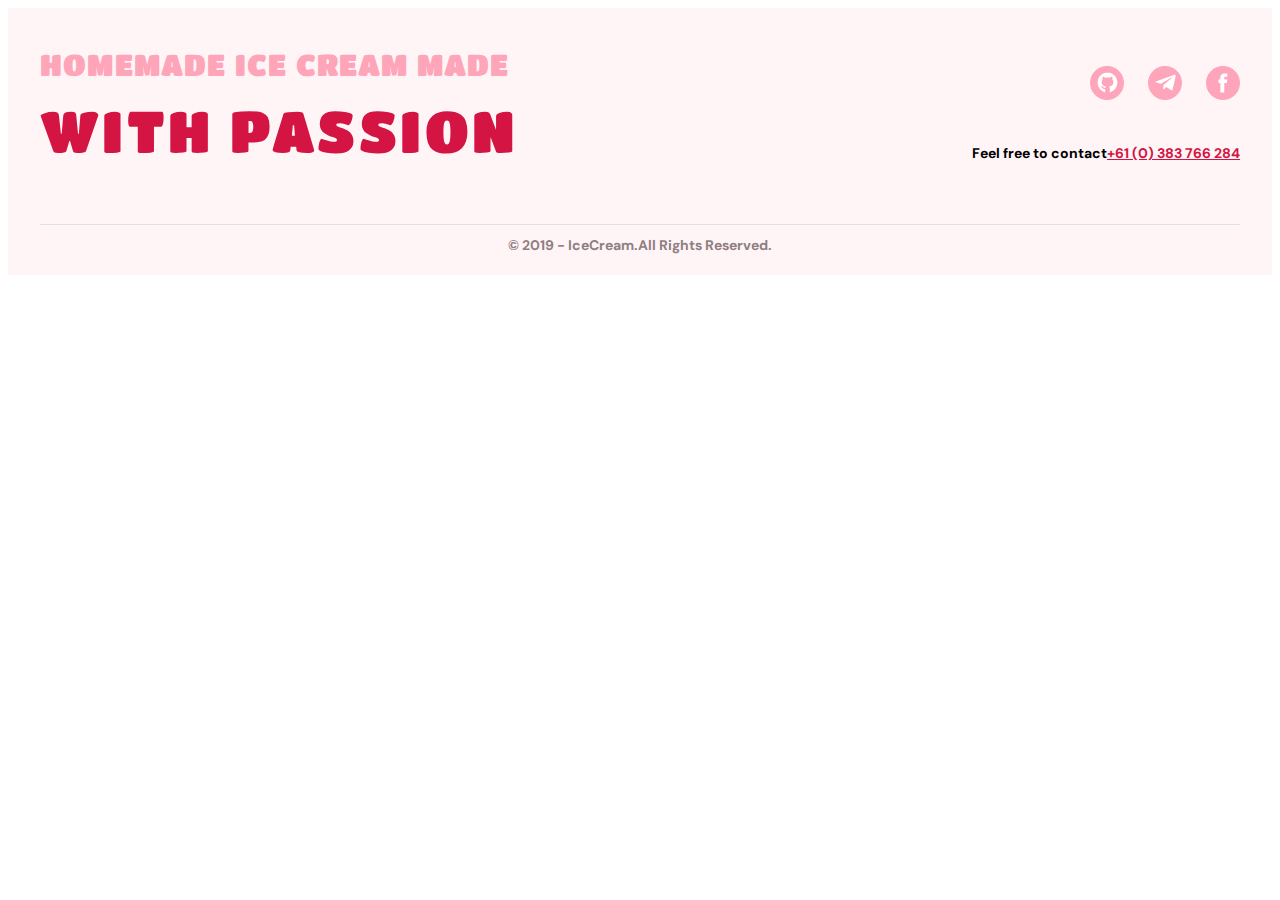
<file: index.html>
<!DOCTYPE html>
<html lang="ru">
<head>
    <meta charset="UTF-8">
    <meta http-equiv="X-UA-Compatible" content="IE=edge">
    <meta name="viewport" content="width=device-width, initial-scale=1.0">
    <meta name="viewport" content="width=device-width, initial-scale=1.0" />
    <title>Студия</title>
    <link rel="preconnect" href="https://fonts.googleapis.com">
    <link rel="preconnect" href="https://fonts.gstatic.com" crossorigin>
    <link
    href="https://fonts.googleapis.com/css2?family=DM+Sans:wght@700&family=Raleway:wght@700&family=Titan+One&display=swap"
    rel="stylesheet">
    <title>WebStudio</title>
    <link rel="stylesheet" href="https://cdnjs.cloudflare.com/ajax/libs/modern-normalize/1.1.0/modern-normalize.min.css" integrity="sha512-wpPYUAdjBVSE4KJnH1VR1HeZfpl1ub8YT/NKx4PuQ5NmX2tKuGu6U/JRp5y+Y8XG2tV+wKQpNHVUX03MfMFn9Q==" crossorigin="anonymous" referrerpolicy="no-referrer" />
    <link rel="stylesheet" href="./css/main.css">
</head>
<body class="body">
<!--Верхняя линия-->
    <!-- <header class="header">
        <div class="conteiner">
            <div class="header-mob">
        <a class="logo link" href="./index.html"> Web<span class="logo--color-black">Studio</span> </a>
            <button type="button" class="menu-open button">
                <svg class="menu-icon-open" width="40" height="40">
                    <use href="./icons/symbol-defs.svg#icon-menu_40px"></use>
                </svg>
            </button>
            </div>
    <nav class="navigation">
        <ul class="navigation__list list">
            <li class="navigation__item"><a href="./index.html" class="navigation__link link bottom__active">Студия</a></li>
            <li class="navigation__item"><a href="./portfolio.html" class="navigation__link link">Портфолио</a></li>
            <li class="navigation__item"><a href="" class="navigation__link link">Контакты</a></li>
        </ul>
    </nav>
        <div class="connect">
        <a href="mailto:info@devstudio.com" class="connect__mail link">
        <svg class="connect__icon" width="16" height="12">
            <use href="./icons/symbol-defs.svg#icon-envelope"></use>
        </svg> info@devstudio.com</a>
        
        <a href="tel:+380961111111" class="connect__tel link">
            <svg class="connect__icon" width="10" height="16">
            <use href="./icons/symbol-defs.svg#icon-smartphone"></use>
            </svg> +38 096 111 11 11</a>
        </div>
        </div> -->
<!---------------------Мобильное меню----------------------->
        <!-- <div class="mob-menu is-hidden">
            <div class="conteiner">
                <div class="mob-menu-top">
                    <button type="button" class="menu-close button">
                        <svg class="menu-icon-close" width="40" height="40">
                            <use href="./icons/symbol-defs.svg#icon-close_40px"></use>
                        </svg>
                    </button>
                    <nav class="mob-menu-nav">
                        <ul class="mob-menu-nav__list list">
                            <li class="mob-menu-nav__item"><a href="./index.html" class="mob-menu-link link link-active">Студия</a></li>
                            <li class="mob-menu-nav__item"><a href="./portfolio.html" class="mob-menu-link link">Портфолио</a></li>
                            <li class="mob-menu-nav__item"><a href="" class="mob-menu-link link">Контакты</a></li>
                        </ul>
                    </nav>
                </div>
        <div class="mob-menu-bottom">
            <a href="tel:+380961111111" class="mob-menu-tel link">
                +38 096 111 11 11</a>
            <a href="mailto:info@devstudio.com" class="mob-menu-mail link">
                 info@devstudio.com</a>
                 <ul class="mob-soc-list list">
                     <li class="mob-soc-item"><a href="" class="mob-soc-link link">Instagram</a></li>
                     <li class="mob-soc-item"><a href="" class="mob-soc-link link">Twitter</a></li>
                     <li class="mob-soc-item"><a href="" class="mob-soc-link link">Facebook</a></li>
                     <li class="mob-soc-item"><a href="" class="mob-soc-link link">LinkedIn</a></li>
                 </ul>
        </div>
        </div>
        </div>
    </header> -->
    <main>
<!------------------Hero-------------------->
        <!-- <section class="hero">
        <div class="conteiner__hero">
            <div class="hero__content">
                <h1 class="hero__title">Эффективные решения для вашего бизнеса</h1>
                <button class="hero__btn button" type="button" data-modal-open>Заказать услугу</button>
            </div>         
        </div>
        </section> -->
<!-----------------Особенности--------------->
        <!-- <section class="slogan">
        <div class="conteiner">
            <ul class="slogan__list list">
                <li class="slogan__item">
                    <div class="slogan__pic">
                        <svg class="slogan__icon"
                        width="70" 
                        height="70">
                        <use href="./icons/symbol-defs.svg#icon-antenna"></use>
                        </svg>
                    </div>                    
                    <h3 class="slogan__title">Внимание к деталям</h3>
                    <p class="slogan__text">Идейные соображения, а также начало повседневной работы по формированию позиции.</p>
                </li>
                <li class="slogan__item">
                    <div class="slogan__pic">
                        <svg class="slogan__icon"
                        width="70" 
                        height="70">
                        <use href="./icons/symbol-defs.svg#icon-clock"></use>
                        </svg>
                    </div>                    
                    <h3 class="slogan__title">Пунктуальность</h3>
                    <p class="slogan__text">Задача организации, в особенности же рамки и место обучения кадров влечет за собой.</p>
                </li>
                <li class="slogan__item">
                    <div class="slogan__pic">
                        <svg class="slogan__icon"
                        width="70" 
                        height="70">
                        <use href="./icons/symbol-defs.svg#icon-diagram"></use>
                        </svg>
                    </div>                        
                    <h3 class="slogan__title">Планирование</h3>
                    <p class="slogan__text">Равным образом консультация с широким активом в значительной степени обуславливает.</p>
                </li>
                <li class="slogan__item">
                    <div class="slogan__pic">
                        <svg class="slogan__icon"
                        width="70" 
                        height="70">
                        <use href="./icons/symbol-defs.svg#icon-astronaut"></use>
                        </svg>
                    </div>                   
                    <h3 class="slogan__title">Современные технологии</h3>
                    <p class="slogan__text">Значимость этих проблем настолько очевидна, что реализация плановых заданий.</p>
                </li>
            </ul>
        </div>
        </section>   -->
<!------------------Чем мы занимаемся-------------------------->
        <!-- <section class="aside">
        <div class="conteiner">
            <h2 class="aside__title">Чем мы занимаемся</h2>
            <ul class="aside__list list">
                <li class="aside__item">
                    <img src="./images/box1.jpg" alt="Изучение кода" 
                         width="370" 
                         height="294">
                    <p class="aside__text">Десктопные приложения</p>
                </li>
                <li class="aside__item">
                    <img src="./images/box2.jpg" alt="Дизайн приложений" 
                         width="370" 
                         height="294">
                    <p class="aside__text">Мобильные приложения</p>                         
                </li>
                <li class="aside__item">
                    <img src="./images/box3.jpg" alt="Графика" 
                         width="370" 
                         height="294">
                    <p class="aside__text">Дизайнерские решения</p>
                </li>
            </ul>
        </div>
        </section> -->
<!--Наша команда-->
        <!-- <section class="command">
        <div class="conteiner">
            <h2 class="command-title">Наша команда</h2>
            <ul class="command-list list">
                <li class="command-item">
                    <picture>
                        <source srcset="./images/command/img-1-1x.jpg 1x,
                                        ./images/command/img-1-2x.jpg 2x"
                                 media="(min-width: 1200px)"
                        />
                        <source srcset="./images/command/img-tab-1-1x.jpg 1x,
                                        ./images/command/img-tab-1-2x.jpg 2x"
                                 media="(min-width: 768px)"
                        />
                        <source srcset="./images/command/img-mob-1-1x.jpg 1x,
                                        ./images/command/img-mob-1-2x.jpg 2x"
                                 media="(min-width: 320px)"
                        />
                        <img src="./images/command/img-mob-1-1x.jpg" alt="Игорь Демьяненко"/>
                    </picture>                  
                <div class="command-text"> 
                    <h3 class="command-name">Игорь Демьяненко</h3>
                    <p class="command-work">Product Designer</p>
                    <ul class="command-soc-list list">
                        <li class="command-soc-item">
                            <a href="" class="command-soc-link">
                                <svg class="command-soc-icon"
                                width="20" 
                                height="20">
                                    <use href="./icons/symbol-defs.svg#icon-instagram"></use>
                                </svg>
                            </a>
                        </li>
                        <li class="command-soc-item">
                            <a href="" class="command-soc-link">
                                <svg class="command-soc-icon"
                                width="20" 
                                height="20">
                                    <use href="./icons/symbol-defs.svg#icon-twitter"></use>
                                </svg>
                            </a>
                        </li>
                        <li class="command-soc-item">
                            <a href="" class="command-soc-link">
                                <svg class="command-soc-icon"
                                width="20" 
                                height="20">
                                    <use href="./icons/symbol-defs.svg#icon-facebook"></use>
                                </svg>
                            </a>
                        </li>
                        <li class="command-soc-item">
                            <a href="" class="command-soc-link">
                                <svg class="command-soc-icon"
                                width="20" 
                                height="20">
                                    <use href="./icons/symbol-defs.svg#icon-linkedin"></use>
                                </svg>
                            </a>
                        </li>
                    </ul>
                </div>
                </li>
                <li class="command-item">
                    <picture>
                        <source srcset="./images/command/img-2-1x.jpg 1x,
                                        ./images/command/img-2-2x.jpg 2x"
                                 media="(min-width: 1200px)"
                        />
                        <source srcset="./images/command/img-tab-2-1x.jpg 1x,
                                        ./images/command/img-tab-2-2x.jpg 2x"
                                 media="(min-width: 768px)"
                        />
                        <source srcset="./images/command/img-mob-2-1x.jpg 1x,
                                        ./images/command/img-mob-2-2x.jpg 2x"
                                 media="(min-width: 320px)"
                        />
                        <img src="./images/command/img-mob-2-1x.jpg" alt="Игорь Демьяненко"/>
                    </picture>
                    
                        <div class="command-text"> 
                    <h3 class="command-name">Ольга Репина</h3>
                    <p class="command-work">Frontend Developer</p>
                    <ul class="command-soc-list list">
                        <li class="command-soc-item">
                            <a href="" class="command-soc-link">
                                <svg class="command-soc-icon"
                                width="20" 
                                height="20">
                                    <use href="./icons/symbol-defs.svg#icon-instagram"></use>
                                </svg>
                            </a>
                        </li>
                        <li class="command-soc-item">
                            <a href="" class="command-soc-link">
                                <svg class="command-soc-icon"
                                width="20" 
                                height="20">
                                    <use href="./icons/symbol-defs.svg#icon-twitter"></use>
                                </svg>
                            </a>
                        </li>
                        <li class="command-soc-item">
                            <a href="" class="command-soc-link">
                                <svg class="command-soc-icon"
                                width="20" 
                                height="20">
                                    <use href="./icons/symbol-defs.svg#icon-facebook"></use>
                                </svg>
                            </a>
                        </li>
                        <li class="command-soc-item">
                            <a href="" class="command-soc-link">
                                <svg class="command-soc-icon"
                                width="20" 
                                height="20">
                                    <use href="./icons/symbol-defs.svg#icon-linkedin"></use>
                                </svg>
                            </a>
                        </li>
                    </ul>
                </div>
                </li>
                <li class="command-item">
                    <picture>
                        <source srcset="./images/command/img-3-1x.jpg 1x,
                                        ./images/command/img-3-2x.jpg 2x"
                                 media="(min-width: 1200px)"
                        />
                        <source srcset="./images/command/img-tab-3-1x.jpg 1x,
                                        ./images/command/img-tab-3-2x.jpg 2x"
                                 media="(min-width: 768px)"
                        />
                        <source srcset="./images/command/img-mob-3-1x.jpg 1x,
                                        ./images/command/img-mob-3-2x.jpg 2x"
                                 media="(min-width: 320px)"
                        />
                        <img src="./images/command/img-mob-3-1x.jpg" alt="Игорь Демьяненко"/>
                    </picture>
                    
                        <div class="command-text"> 
                    <h3 class="command-name">Николай Тарасов</h3>
                    <p class="command-work">Marketing</p>
                    <ul class="command-soc-list list">
                        <li class="command-soc-item">
                            <a href="" class="command-soc-link">
                                <svg class="command-soc-icon"
                                width="20" 
                                height="20">
                                    <use href="./icons/symbol-defs.svg#icon-instagram"></use>
                                </svg>
                            </a>
                        </li>
                        <li class="command-soc-item">
                            <a href="" class="command-soc-link">
                                <svg class="command-soc-icon"
                                width="20" 
                                height="20">
                                    <use href="./icons/symbol-defs.svg#icon-twitter"></use>
                                </svg>
                            </a>
                        </li>
                        <li class="command-soc-item">
                            <a href="" class="command-soc-link">
                                <svg class="command-soc-icon"
                                width="20" 
                                height="20">
                                    <use href="./icons/symbol-defs.svg#icon-facebook"></use>
                                </svg>
                            </a>
                        </li>
                        <li class="command-soc-item">
                            <a href="" class="command-soc-link">
                                <svg class="command-soc-icon"
                                width="20" 
                                height="20">
                                    <use href="./icons/symbol-defs.svg#icon-linkedin"></use>
                                </svg>
                            </a>
                        </li>
                    </ul>
                </div>
                </li>
                <li class="command-item">
                    <picture>
                        <source srcset="./images/command/img-4-1x.jpg 1x,
                                        ./images/command/img-4-2x.jpg 2x"
                                 media="(min-width: 1200px)"
                        />
                        <source srcset="./images/command/img-tab-4-1x.jpg 1x,
                                        ./images/command/img-tab-4-2x.jpg 2x"
                                 media="(min-width: 768px)"
                        />
                        <source srcset="./images/command/img-mob-4-1x.jpg 1x,
                                        ./images/command/img-mob-4-2x.jpg 2x"
                                 media="(min-width: 320px)"
                        />
                        <img src="./images/command/img-mob-4-1x.jpg" alt="Игорь Демьяненко"/>
                    </picture>
                    
                        <div class="command-text"> 
                    <h3 class="command-name">Михаил Ермаков</h3>
                    <p class="command-work">UI Designer</p>
                    <ul class="command-soc-list list">
                        <li class="command-soc-item">
                            <a href="" class="command-soc-link">
                                <svg class="command-soc-icon"
                                width="20" 
                                height="20">
                                    <use href="./icons/symbol-defs.svg#icon-instagram"></use>
                                </svg>
                            </a>
                        </li>
                        <li class="command-soc-item">
                            <a href="" class="command-soc-link">
                                <svg class="command-soc-icon"
                                width="20" 
                                height="20">
                                    <use href="./icons/symbol-defs.svg#icon-twitter"></use>
                                </svg>
                            </a>
                        </li>
                        <li class="command-soc-item">
                            <a href="" class="command-soc-link">
                                <svg class="command-soc-icon"
                                width="20" 
                                height="20">
                                    <use href="./icons/symbol-defs.svg#icon-facebook"></use>
                                </svg>
                            </a>
                        </li>
                        <li class="command-soc-item">
                            <a href="" class="command-soc-link">
                                <svg class="command-soc-icon"
                                width="20" 
                                height="20">
                                    <use href="./icons/symbol-defs.svg#icon-linkedin"></use>
                                </svg>
                            </a>
                        </li>
                    </ul>
                </div>
                </li>
            </ul>
        </div>
        </section> -->
<!------------Постоянные клиенты------------>
        <!-- <section class="clients">
        <div class="conteiner">
            <h2 class="clients-title">Постоянные клиенты</h2>
            <ul class="clients-list list">
                <li class="clients-item">
                    <a href="" class="clients-link">
                        <svg class="clients-link-svg"
                        width="106" 
                        height="60">
                            <use href="./icons/symbol-defs.svg#icon-Logo1"></use>
                        </svg>
                    </a>                    
                </li>
                <li class="clients-item">
                    <a href="" class="clients-link">
                        <svg class="clients-link-svg"
                        width="106" 
                        height="60">
                            <use href="./icons/symbol-defs.svg#icon-Logo2"></use>
                        </svg>
                    </a>                    
                </li>
                <li class="clients-item">
                    <a href="" class="clients-link">
                        <svg class="clients-link-svg"
                        width="106" 
                        height="60">
                            <use href="./icons/symbol-defs.svg#icon-Logo3"></use>
                        </svg>
                    </a>                    
                </li>
                <li class="clients-item">
                    <a href="" class="clients-link">
                        <svg class="clients-link-svg"
                        width="106" 
                        height="60">
                            <use href="./icons/symbol-defs.svg#icon-Logo4"></use>
                        </svg>
                    </a>                    
                </li>
                <li class="clients-item">
                    <a href="" class="clients-link">
                        <svg class="clients-link-svg"
                        width="106" 
                        height="60">
                            <use href="./icons/symbol-defs.svg#icon-Logo5"></use>
                        </svg>
                    </a>                    
                </li>
                <li class="clients-item">
                    <a href="" class="clients-link">
                        <svg class="clients-link-svg"
                        width="106" 
                        height="60">
                            <use href="./icons/symbol-defs.svg#icon-Logo6"></use>
                        </svg>
                    </a>                    
                </li>
            </ul>
        </div>
        </section> -->
    </main>
<!--------------Подвал----------------->
    <footer class="footer">
    <div class="conteiner">
        <div class="footer-tab">
        <div class="footer-text">
        <p class="footer-label">homemade ice cream made</p>
        <h2 class="footer-title">with passion</h2>
        </div>
        <div class="footer-col">
        <ul class="footer-soc-list list">
            <li class="footer-soc-item">
                <a class="footer-soc-link link" href="">
                    <svg class="command-soc-icon" width="21" height="21">
                        <use href="./icons/symbol-defs.svg#icon-github"></use>
                    </svg>
                </a>
            </li>
            <li class="footer-soc-item">
                <a class="footer-soc-link link" href="">
                <svg class="command-soc-icon" width="21" height="17">
                    <use href="./icons/symbol-defs.svg#icon-telegram"></use>
                </svg>
                </a>
            </li>
            <li class="footer-soc-item">
                <a class="footer-soc-link link" href="">
                    <svg class="command-soc-icon" width="20" height="20">
                        <use href="./icons/symbol-defs.svg#icon-facebook"></use>
                    </svg>
                </a>
            </li>
        </ul>
        <div class="footer-contact">
            <p class="footer-slogan">Feel free to contact</p>
            <a class="footer-tel" href="tel:+61 (0) 383 766 284">+61 (0) 383 766 284</a>
        </div>
        </div>
        </div>
        <div class="copy">
        <div class="footer-copyright">
        © 2019 - IceCream.All Rights Reserved.
        </div>
        </div>
    </div>
    </footer>
    <!-- <div class="backdrop is-hidden" data-modal>
        <div class="modal">
            <button type="button" class="button-close-modal button" data-modal-close>
                <svg class="modal-close"
                width="18" 
                height="18">
                <use href="./icons/symbol-defs.svg#icon-close-black-18dp-2-1"></use>
            </svg>
            </button>
            <p class="modal-text">Оставьте свои данные, мы вам перезвоним</p>
            <form class="modal-form">
                <div class="modal-field">
                <label class="modal-label" for="user-name">Имя</label>
                <div class="modal-content">
                    <input type="text"
                        placeholder="" 
                        name="user-name" 
                        class="modal-input"
                        required
                        id="user-name">
                    <svg class="modal-icon"
                        width="18" 
                        height="18">
                        <use href="./icons/symbol-defs.svg#icon-person-black"></use>
                    </svg>
                </div>
                </div>
                <div class="modal-field">
                <label class="modal-label" for="user-tel">Телефон</label>
                <div class="modal-content">
                    <input type="tel"
                    placeholder=""
                    name="user-tel"
                    class="modal-input"
                    required
                    id="user-tel">
                    <svg class="modal-icon"
                        width="18" 
                        height="18">
                        <use href="./icons/symbol-defs.svg#icon-phone-black"></use>
                    </svg>
                </div>
                </div>
                <div class="modal-field">
                <label class="modal-label" for="user-email">Почта</label>
                <div class="modal-content">
                    <input type="email" 
                    placeholder="" 
                    name="user-email" 
                    class="modal-input"
                    id="user-email">
                    <svg class="modal-icon"
                        width="18" 
                        height="18">
                        <use href="./icons/symbol-defs.svg#icon-email-black"></use>
                    </svg>
                </div>
                </div>
                <div class="modal-field-text">
                    <label class="modal-label" for="user-text">Комментарий</label>
                        <textarea class="modal-user-text" name="user-text" id="user-text" >Введите текст</textarea>
                    </div>
            </form>
                    <div class="modal-field-check">
                        <input type="checkbox" class="modal-check is-hidden" id="modal-check" name="privacy-check">
                        <label for="modal-check" class="modal-check-text">Соглашаюсь с рассылкой и принимаю</label>
                        <a href="" class="modal-more">Условия договора</a>
                    </div>
                    <div class="modal-btn">
                        <button type="submit" class="modal-button button">Отправить</button>
                    </div>
           
        </div>
    </div> -->
    <script src="./js/modal.js"></script>
    <script src="./js/menu.js"></script>
</body>
</html>
</file>
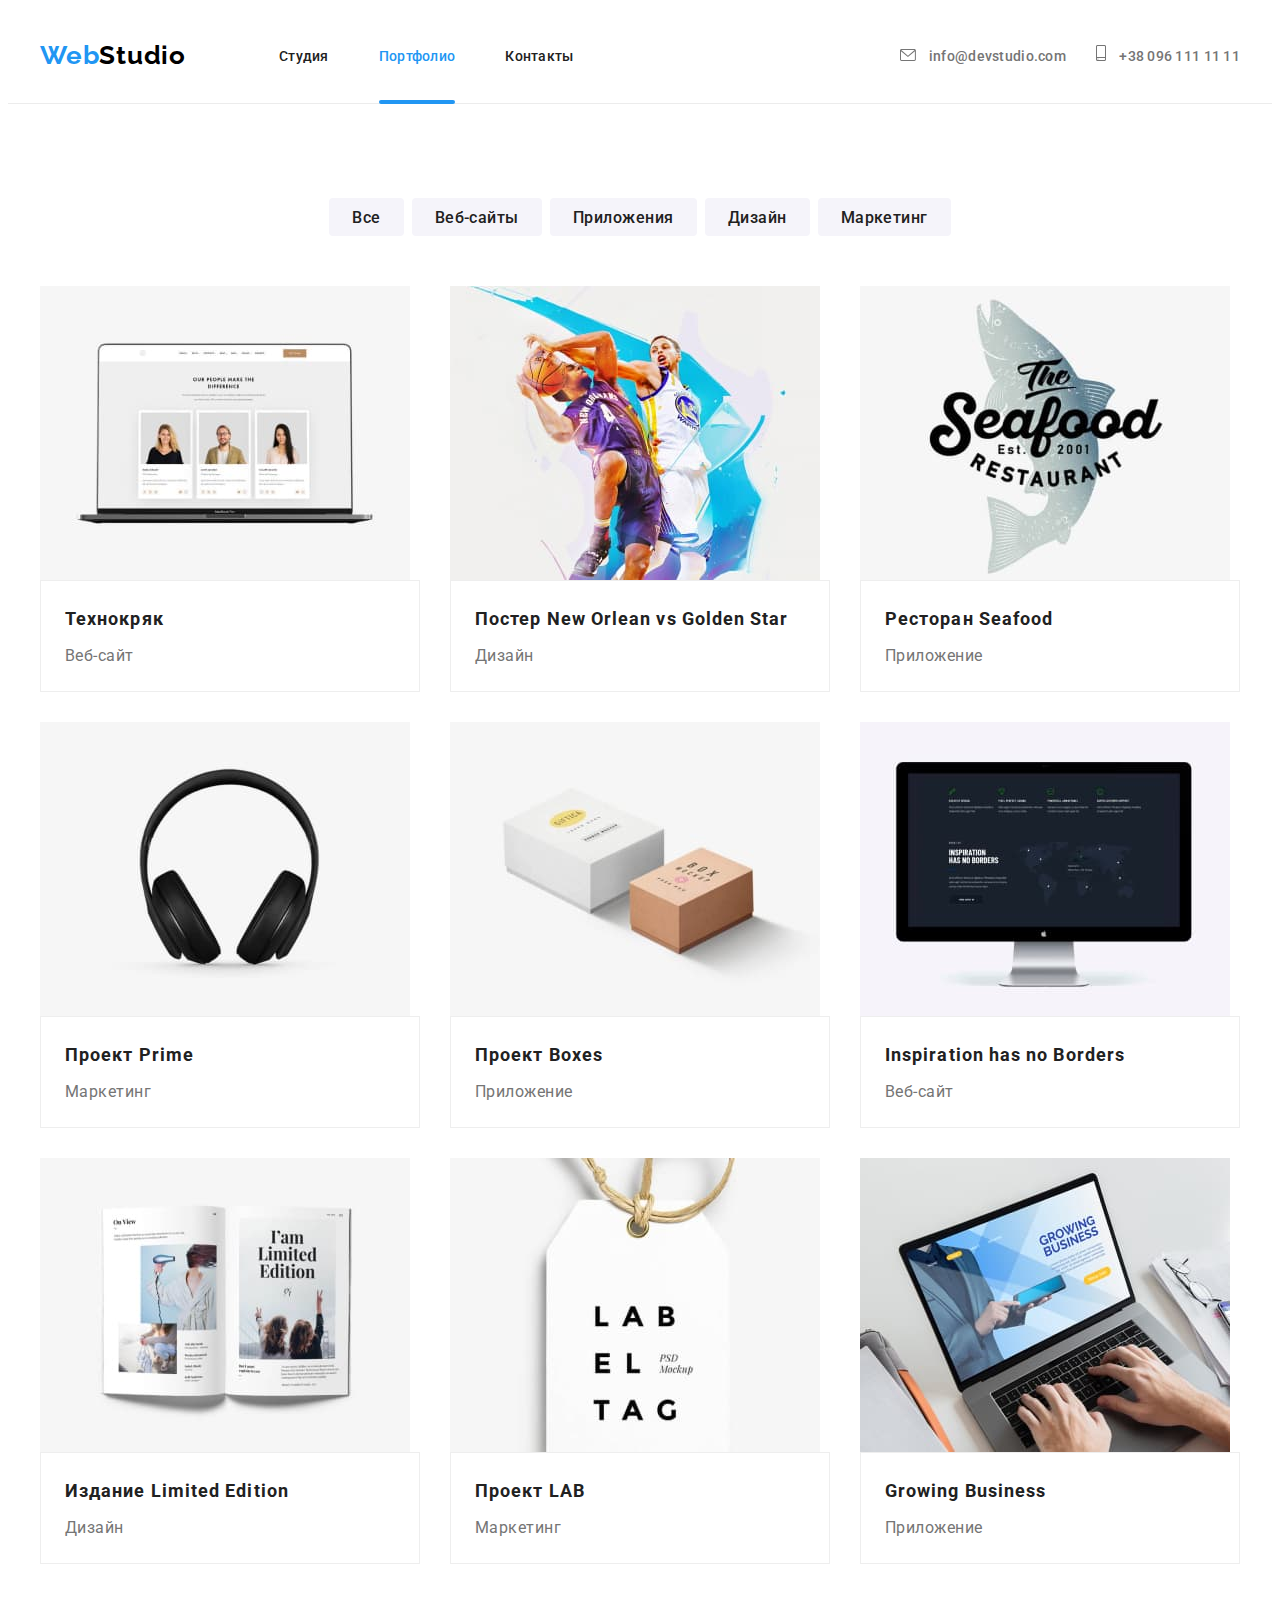
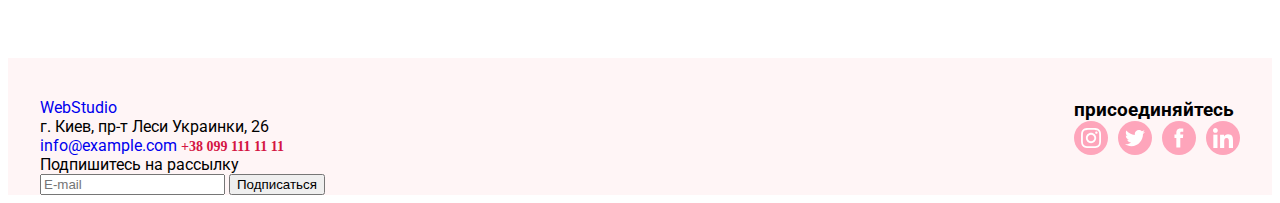
<file: portfolio.html>
<!DOCTYPE html>
<html lang="ru">
<head>
    <meta charset="UTF-8">
    <meta http-equiv="X-UA-Compatible" content="IE=edge">
    <meta name="viewport" content="width=device-width, initial-scale=1.0">
    <meta name="viewport" content="width=device-width, initial-scale=1.0" />
    <title>Портфолио</title>
    <link rel="preconnect" href="https://fonts.googleapis.com">
    <link rel="preconnect" href="https://fonts.gstatic.com" crossorigin>
    <link href="https://fonts.googleapis.com/css2?family=Raleway:wght@700&family=Roboto:wght@400;500;700;900&display=swap" rel="stylesheet">
    <title>WebStudio</title>
    <link rel="stylesheet" href="https://cdnjs.cloudflare.com/ajax/libs/modern-normalize/1.1.0/modern-normalize.min.css" integrity="sha512-wpPYUAdjBVSE4KJnH1VR1HeZfpl1ub8YT/NKx4PuQ5NmX2tKuGu6U/JRp5y+Y8XG2tV+wKQpNHVUX03MfMFn9Q==" crossorigin="anonymous" referrerpolicy="no-referrer" />
    <link rel="stylesheet" href="./css/main.css">
</head>
<body class="body">
    <!--Верхняя линия-->
    <header class="header">
        <div class="conteiner">
            <div class="header-mob">
                <a class="logo link" href="./index.html"> Web<span class="logo--color-black">Studio</span> </a>
                <button type="button" class="menu-open button">
                    <svg class="menu-icon-open" width="40" height="40">
                        <use href="./icons/symbol-defs.svg#icon-menu_40px"></use>
                    </svg>
                </button>
            </div>
            <nav class="navigation">
                <ul class="navigation__list list">
                    <li class="navigation__item"><a href="./index.html"
                            class="navigation__link link">Студия</a></li>
                    <li class="navigation__item"><a href="./portfolio.html" class="navigation__link link bottom__active">Портфолио</a>
                    </li>
                    <li class="navigation__item"><a href="" class="navigation__link link">Контакты</a></li>
                </ul>
            </nav>
            <div class="connect">
                <a href="mailto:info@devstudio.com" class="connect__mail link">
                    <svg class="connect__icon" width="16" height="12">
                        <use href="./icons/symbol-defs.svg#icon-envelope"></use>
                    </svg> info@devstudio.com</a>

                <a href="tel:+380961111111" class="connect__tel link">
                    <svg class="connect__icon" width="10" height="16">
                        <use href="./icons/symbol-defs.svg#icon-smartphone"></use>
                    </svg> +38 096 111 11 11</a>
            </div>
        </div>
        <!---------------------Мобильное меню----------------------->
        <div class="mob-menu is-hidden">
            <div class="conteiner">
                <div class="mob-menu-top">
                    <button type="button" class="menu-close button">
                        <svg class="menu-icon-close" width="40" height="40">
                            <use href="./icons/symbol-defs.svg#icon-close_40px"></use>
                        </svg>
                    </button>
                    <nav class="mob-menu-nav">
                        <ul class="mob-menu-nav__list list">
                            <li class="mob-menu-nav__item"><a href="./index.html"
                                    class="mob-menu-link link">Студия</a></li>
                            <li class="mob-menu-nav__item"><a href="./portfolio.html"
                                    class="mob-menu-link link link-active">Портфолио</a></li>
                            <li class="mob-menu-nav__item"><a href="" class="mob-menu-link link">Контакты</a></li>
                        </ul>
                    </nav>
                </div>
                <div class="mob-menu-bottom">
                    <a href="tel:+380961111111" class="mob-menu-tel link">
                        +38 096 111 11 11</a>
                    <a href="mailto:info@devstudio.com" class="mob-menu-mail link">
                        info@devstudio.com</a>
                    <ul class="mob-soc-list list">
                        <li class="mob-soc-item"><a href="" class="mob-soc-link link">Instagram</a></li>
                        <li class="mob-soc-item"><a href="" class="mob-soc-link link">Twitter</a></li>
                        <li class="mob-soc-item"><a href="" class="mob-soc-link link">Facebook</a></li>
                        <li class="mob-soc-item"><a href="" class="mob-soc-link link">LinkedIn</a></li>
                    </ul>
                </div>
            </div>
        </div>
    </header>
    <main>
<!----------Фильтры------------>
     <section class="filters">
        <div class="conteiner">
         <ul class="filtrrs-list list">
          <li class="filters-item"> 
              <button class="filters-btn button" type="button">Все</button>
          </li>  
          <li class="filters-item">
            <button class="filters-btn button" type="button">Веб-сайты</button>
          </li> 
          <li class="filters-item">
            <button class="filters-btn button" type="button">Приложения</button>
          </li> 
          <li class="filters-item">
            <button class="filters-btn button" type="button">Дизайн</button>
          </li> 
          <li class="filters-item">
            <button class="filters-btn button" type="button">Маркетинг</button>
          </li>  
         </ul>
        
         <ul class="progect-list list">
             <li class="progect-item">
                <div class="progect-cover">
                    <picture>
                        <source srcset="./images/portfolio/img-desk-1-1x.jpg 1x,
                                        ./images/portfolio/img-desk-1-2x.jpg 2x"
                                 media="(min-width: 1200px)"
                        />
                        <source srcset="./images/portfolio/img-tab-1-1x.jpg 1x,
                                        ./images/portfolio/img-tab-1-2x.jpg  2x"
                                 media="(min-width: 768px)"
                        />
                        <source srcset="./images/portfolio/img-mob-1-1x.jpg 1x,
                                        ./images/portfolio/img-mob-1-2x.jpg 2x"
                                 media="(min-width: 320px)"
                        />
                        <img src="./images/portfolio/img-desk-1-1x.jpg" alt="Игорь Демьяненко"/>
                    </picture>        
                    <p class="progect-top-text">Ресурс предлагает комплексные предложения с разным уровнем функционала и сервисов. Все это позволит посетителю получить исчерпывающие сведения о компании или частном лице.</p>
                </div>
            <div class="progect-text">
                <h3 class="progect-title">Технокряк</h3>
                <p class="progect-subtitle">Веб-сайт</p>
            </div>
            </li>
             <li class="progect-item">
                <div class="progect-cover">
                    <picture>
                        <source srcset="./images/portfolio/img-desk-2-1x.jpg 1x,
                                        ./images/portfolio/img-desk-2-2x.jpg 2x"
                                 media="(min-width: 1200px)"
                        />
                        <source srcset="./images/portfolio/img-tab-2-1x.jpg 1x,
                                        ./images/portfolio/img-tab-2-2x.jpg  2x"
                                 media="(min-width: 768px)"
                        />
                        <source srcset="./images/portfolio/img-mob-2-1x.jpg 1x,
                                        ./images/portfolio/img-mob-2-2x.jpg 2x"
                                 media="(min-width: 320px)"
                        />
                        <img src="./images/portfolio/img-desk-2-1x.jpg" alt="Игорь Демьяненко"/>
                    </picture>
                    <p class="progect-top-text">Ресурс предлагает комплексные предложения с разным уровнем функционала и сервисов. Все это позволит посетителю получить исчерпывающие сведения о компании или частном лице.</p>
                </div>
            <div class="progect-text">
                <h3 class="progect-title">Постер New Orlean vs Golden Star</h3>
                <p class="progect-subtitle">Дизайн</p>
            </div>
            </li>
             <li class="progect-item">
                <div class="progect-cover">
                    <picture>
                        <source srcset="./images/portfolio/img-desk-3-1x.jpg 1x,
                                        ./images/portfolio/img-desk-3-2x.jpg 2x"
                                 media="(min-width: 1200px)"
                        />
                        <source srcset="./images/portfolio/img-tab-3-1x.jpg 1x,
                                        ./images/portfolio/img-tab-3-2x.jpg  2x"
                                 media="(min-width: 768px)"
                        />
                        <source srcset="./images/portfolio/img-mob-3-1x.jpg 1x,
                                        ./images/portfolio/img-mob-3-2x.jpg 2x"
                                 media="(min-width: 320px)"
                        />
                        <img src="./images/portfolio/img-desk-3-1x.jpg" alt="Игорь Демьяненко"/>
                    </picture>
                    <p class="progect-top-text">Ресурс предлагает комплексные предложения с разным уровнем функционала и сервисов. Все это позволит посетителю получить исчерпывающие сведения о компании или частном лице.</p>
                </div>
            <div class="progect-text">
                <h3 class="progect-title">Ресторан Seafood</h3>
                <p class="progect-subtitle">Приложение</p>
            </div>
            </li>
             <li class="progect-item">
                <div class="progect-cover">
                    <picture>
                        <source srcset="./images/portfolio/img-desk-4-1x.jpg 1x,
                                        ./images/portfolio/img-desk-4-2x.jpg 2x"
                                 media="(min-width: 1200px)"
                        />
                        <source srcset="./images/portfolio/img-tab-4-1x.jpg 1x,
                                        ./images/portfolio/img-tab-4-2x.jpg  2x"
                                 media="(min-width: 768px)"
                        />
                        <source srcset="./images/portfolio/img-mob-4-1x.jpg 1x,
                                        ./images/portfolio/img-mob-4-2x.jpg 2x"
                                 media="(min-width: 320px)"
                        />
                        <img src="./images/portfolio/img-desk-4-1x.jpg" alt="Игорь Демьяненко"/>
                    </picture>
                    <p class="progect-top-text">Ресурс предлагает комплексные предложения с разным уровнем функционала и сервисов. Все это позволит посетителю получить исчерпывающие сведения о компании или частном лице.</p>
                </div>
            <div class="progect-text">
                <h3 class="progect-title">Проект Prime</h3>
                <p class="progect-subtitle">Маркетинг</p>
            </div>
            </li>
             <li class="progect-item">
                <div class="progect-cover">
                    <picture>
                        <source srcset="./images/portfolio/img-desk-5-1x.jpg 1x,
                                        ./images/portfolio/img-desk-5-2x.jpg 2x"
                                 media="(min-width: 1200px)"
                        />
                        <source srcset="./images/portfolio/img-tab-5-1x.jpg 1x,
                                        ./images/portfolio/img-tab-5-2x.jpg  2x"
                                 media="(min-width: 768px)"
                        />
                        <source srcset="./images/portfolio/img-mob-5-1x.jpg 1x,
                                        ./images/portfolio/img-mob-5-2x.jpg 2x"
                                 media="(min-width: 320px)"
                        />
                        <img src="./images/portfolio/img-desk-5-1x.jpg" alt="Игорь Демьяненко"/>
                    </picture>
                    <p class="progect-top-text">Ресурс предлагает комплексные предложения с разным уровнем функционала и сервисов. Все это позволит посетителю получить исчерпывающие сведения о компании или частном лице.</p>
                </div>
            <div class="progect-text">
                <h3 class="progect-title">Проект Boxes</h3>
                <p class="progect-subtitle">Приложение</p>
            </div>
            </li>
             <li class="progect-item">
                <div class="progect-cover">
                   <picture>
                        <source srcset="./images/portfolio/img-desk-6-1x.jpg 1x,
                                        ./images/portfolio/img-desk-6-2x.jpg 2x"
                                 media="(min-width: 1200px)"
                        />
                        <source srcset="./images/portfolio/img-tab-6-1x.jpg 1x,
                                        ./images/portfolio/img-tab-6-2x.jpg  2x"
                                 media="(min-width: 768px)"
                        />
                        <source srcset="./images/portfolio/img-mob-6-1x.jpg 1x,
                                        ./images/portfolio/img-mob-6-2x.jpg 2x"
                                 media="(min-width: 320px)"
                        />
                        <img src="./images/portfolio/img-desk-6-1x.jpg" alt="Игорь Демьяненко"/>
                    </picture>
                    <p class="progect-top-text">Ресурс предлагает комплексные предложения с разным уровнем функционала и сервисов. Все это позволит посетителю получить исчерпывающие сведения о компании или частном лице.</p>
                </div>
            <div class="progect-text">
                <h3 class="progect-title">Inspiration has no Borders</h3>
                <p class="progect-subtitle">Веб-сайт</p>
            </div>
            </li>
             <li class="progect-item">
                <div class="progect-cover">
                    <picture>
                        <source srcset="./images/portfolio/img-desk-7-1x.jpg 1x,
                                        ./images/portfolio/img-desk-7-2x.jpg 2x"
                                 media="(min-width: 1200px)"
                        />
                        <source srcset="./images/portfolio/img-tab-7-1x.jpg 1x,
                                        ./images/portfolio/img-tab-7-2x.jpg  2x"
                                 media="(min-width: 768px)"
                        />
                        <source srcset="./images/portfolio/img-mob-7-1x.jpg 1x,
                                        ./images/portfolio/img-mob-7-2x.jpg 2x"
                                 media="(min-width: 320px)"
                        />
                        <img src="./images/portfolio/img-desk-7-1x.jpg" alt="Игорь Демьяненко"/>
                    </picture>
                    <p class="progect-top-text">Ресурс предлагает комплексные предложения с разным уровнем функционала и сервисов. Все это позволит посетителю получить исчерпывающие сведения о компании или частном лице.</p>
                </div>
            <div class="progect-text">
                <h3 class="progect-title">Издание Limited Edition</h3>
                <p class="progect-subtitle">Дизайн</p>
            </div>
            </li>
             <li class="progect-item">
                <div class="progect-cover">
                   <picture>
                        <source srcset="./images/portfolio/img-desk-8-1x.jpg 1x,
                                        ./images/portfolio/img-desk-8-2x.jpg 2x"
                                 media="(min-width: 1200px)"
                        />
                        <source srcset="./images/portfolio/img-tab-8-1x.jpg 1x,
                                        ./images/portfolio/img-tab-8-2x.jpg  2x"
                                 media="(min-width: 768px)"
                        />
                        <source srcset="./images/portfolio/img-mob-8-1x.jpg 1x,
                                        ./images/portfolio/img-mob-8-2x.jpg 2x"
                                 media="(min-width: 320px)"
                        />
                        <img src="./images/portfolio/img-desk-8-1x.jpg" alt="Игорь Демьяненко"/>
                    </picture>
                    <p class="progect-top-text">Ресурс предлагает комплексные предложения с разным уровнем функционала и сервисов. Все это позволит посетителю получить исчерпывающие сведения о компании или частном лице.</p>
                </div>
            <div class="progect-text">
                <h3 class="progect-title">Проект LAB</h3>
                <p class="progect-subtitle">Маркетинг</p>
            </div>
            </li>
             <li class="progect-item">
                <div class="progect-cover">
                    <picture>
                        <source srcset="./images/portfolio/img-desk-9-1x.jpg 1x,
                                        ./images/portfolio/img-desk-9-2x.jpg 2x"
                                 media="(min-width: 1200px)"
                        />
                        <source srcset="./images/portfolio/img-tab-9-1x.jpg 1x,
                                        ./images/portfolio/img-tab-9-2x.jpg  2x"
                                 media="(min-width: 768px)"
                        />
                        <source srcset="./images/portfolio/img-mob-9-1x.jpg 1x,
                                        ./images/portfolio/img-mob-9-2x.jpg 2x"
                                 media="(min-width: 320px)"
                        />
                        <img src="./images/portfolio/img-desk-9-1x.jpg" alt="Игорь Демьяненко"/>
                    </picture>
                    <p class="progect-top-text">Ресурс предлагает комплексные предложения с разным уровнем функционала и сервисов. Все это позволит посетителю получить исчерпывающие сведения о компании или частном лице.</p>
                </div>
            <div class="progect-text">
                <h3 class="progect-title">Growing Business</h3>
                <p class="progect-subtitle">Приложение</p>
            </div>
            </li>
         </ul>
        </div>
     </section>
    </main>
<!--Подвал-->
    <footer class="footer">
        <div class="conteiner">
            <div class="footer-list">
                <div class="footer-tab">
                    <section class="footer-address">
                        <a class="footer-logo link" href="./index.html"> Web<span class="logo--color-white">Studio</span>
                        </a>
                        <p class="footer-text">г. Киев, пр-т Леси Украинки, 26</p>
                        <a class="footer-mail link" href="mailto:info@example.com">info@example.com</a>
                        <a class="footer-tel link" href="tel:+380991111111">+38 099 111 11 11</a>
                    </section>
    
                    <section class="footer-soc">
                        <h3 class="footer-soc-title">присоединяйтесь</h3>
                        <ul class="command-soc-list list">
                            <li class="command-soc-item">
                                <a href="" class="footer-soc-link">
                                    <svg class="command-soc-icon" width="20" height="20">
                                        <use href="./icons/symbol-defs.svg#icon-instagram"></use>
                                    </svg>
                                </a>
                            </li>
                            <li class="command-soc-item">
                                <a href="" class="footer-soc-link">
                                    <svg class="command-soc-icon" width="20" height="20">
                                        <use href="./icons/symbol-defs.svg#icon-twitter"></use>
                                    </svg>
                                </a>
                            </li>
                            <li class="command-soc-item">
                                <a href="" class="footer-soc-link">
                                    <svg class="command-soc-icon" width="20" height="20">
                                        <use href="./icons/symbol-defs.svg#icon-facebook"></use>
                                    </svg>
                                </a>
                            </li>
                            <li class="command-soc-item">
                                <a href="" class="footer-soc-link">
                                    <svg class="command-soc-icon" width="20" height="20">
                                        <use href="./icons/symbol-defs.svg#icon-linkedin"></use>
                                    </svg>
                                </a>
                            </li>
                        </ul>
                    </section>
                </div>
                <div class="footer-aside">
                    <p class="footer-aside-text">Подпишитесь на рассылку</p>
                    <form class="footer-aside-row">
                        <div class="aside-box">
                            <input type="email" placeholder="E-mail" class="footer-aside-mail" required>
                            <button type="sumbit" class="footer-aside-btn button">Подписаться</button>
                        </div>
                    </form>
                </div>
            </div>
        </div>
    </footer>
    <script src="./js/menu.js"></script>
</body>
</html>
</file>
<file: css/main.css>
:root {
  --header-color: #212121;
  --text-color: #757575;
  --accent-color: #2196F3;
}

p,
h1,
h2,
h3,
h4,
h5,
h6 {
  margin: 0;
}

ul, ol {
  margin: 0;
  padding: 0;
}

img {
  display: block;
  max-width: 100%;
  height: auto;
}

.button {
  cursor: pointer;
}

body {
  font-family: "Roboto", sans-serif;
}

.list {
  list-style: none;
}

.link {
  text-decoration: none;
}

.conteiner {
  width: 100%;
  height: 100%;
  padding-left: 20px;
  padding-right: 20px;
  margin: 0 auto;
}
@media screen and (min-width: 480px) {
  .conteiner {
    width: 480px;
  }
}
@media screen and (min-width: 768px) {
  .conteiner {
    width: 768px;
  }
}
@media screen and (min-width: 1200px) {
  .conteiner {
    width: 1200px;
  }
}

.backdrop {
  position: fixed;
  top: 0;
  width: 100%;
  height: 100%;
  background-color: rgba(0, 0, 0, 0.2);
  -webkit-transition: opacity 250ms, visibility 250ms;
  transition: opacity 250ms, visibility 250ms;
}
.backdrop.is-hidden .modal {
  -webkit-transform: translateX(100%);
          transform: translateX(100%);
}

.modal {
  position: absolute;
  top: 50%;
  left: 50%;
  -webkit-transform: translate(-50%, -50%) translateX(0%);
          transform: translate(-50%, -50%) translateX(0%);
  width: 450px;
  min-height: 609px;
  background-color: #ffffff;
  border-radius: 4px;
  -webkit-transition: -webkit-transform 500ms;
  transition: -webkit-transform 500ms;
  transition: transform 500ms;
  transition: transform 500ms, -webkit-transform 500ms;
}
@media screen and (min-width: 1200px) {
  .modal {
    width: 528px;
    min-height: 581px;
  }
}

.modal-close {
  fill: #000000;
  -webkit-transition: fill 250ms cubic-bezier(0.4, 0, 0.2, 1);
  transition: fill 250ms cubic-bezier(0.4, 0, 0.2, 1);
}
.button-close-modal:hover > .modal-close, .button-close-modal:focus > .modal-close {
  border-color: rgba(0, 0, 0, 0.1);
  fill: #2196F3;
}

.button-close-modal {
  position: absolute;
  top: 8px;
  right: 8px;
  width: 30px;
  height: 30px;
  border: 1px solid rgba(0, 0, 0, 0.1);
  -webkit-box-sizing: border-box;
          box-sizing: border-box;
  border-radius: 50%;
  background-color: #ffffff;
  display: -webkit-box;
  display: -ms-flexbox;
  display: flex;
  -webkit-box-align: center;
      -ms-flex-align: center;
          align-items: center;
  -webkit-box-pack: center;
      -ms-flex-pack: center;
          justify-content: center;
  -webkit-transition: fill 250ms cubic-bezier(0.4, 0, 0.2, 1);
  transition: fill 250ms cubic-bezier(0.4, 0, 0.2, 1);
}

.modal-text {
  padding: 40px 40px 12px 40px;
  font-weight: 700;
  font-size: 20px;
  line-height: 1.5;
  text-align: center;
  letter-spacing: 0.03em;
  color: #212121;
}
@media screen and (min-width: 1200px) {
  .modal-text {
    line-height: 1.15;
  }
}

.modal-form {
  padding-left: 40px;
  padding-right: 40px;
}

.modal-field {
  margin-bottom: 10px;
}

.modal-label {
  display: block;
  font-weight: 400;
  font-size: 12px;
  line-height: 1.16;
  letter-spacing: 0.01em;
  color: #757575;
  margin-bottom: 4px;
}

.modal-input {
  padding-left: 42px;
  width: 100%;
  height: 40px;
  border: 1px solid rgba(33, 33, 33, 0.2);
  -webkit-box-sizing: border-box;
          box-sizing: border-box;
  border-radius: 4px;
  background-color: transparent;
  -webkit-transition: border-color 250ms cubic-bezier(0.4, 0, 0.2, 1);
  transition: border-color 250ms cubic-bezier(0.4, 0, 0.2, 1);
}
.modal-input:hover, .modal-input:focus {
  border-color: var(--accent-color);
}

.modal-content {
  position: relative;
}

.modal-icon {
  position: absolute;
  left: 12px;
  top: 50%;
  -webkit-transform: translateY(-50%);
          transform: translateY(-50%);
  fill: #212121;
  -webkit-transition: fill 250ms cubic-bezier(0.4, 0, 0.2, 1);
  transition: fill 250ms cubic-bezier(0.4, 0, 0.2, 1);
}
.modal-input:hover + .modal-icon, .modal-input:focus + .modal-icon {
  fill: var(--accent-color);
}

.modal-field-text {
  margin-bottom: 20px;
}

.modal-user-text {
  padding: 12px 16px;
  width: 100%;
  height: 120px;
  font-weight: 400;
  font-size: 12px;
  line-height: 1.16;
  letter-spacing: 0.01em;
  color: rgba(117, 117, 117, 0.5);
  border: 1px solid rgba(33, 33, 33, 0.2);
  -webkit-box-sizing: border-box;
          box-sizing: border-box;
  border-radius: 4px;
  resize: none;
  -webkit-transition: border-color 250ms cubic-bezier(0.4, 0, 0.2, 1);
  transition: border-color 250ms cubic-bezier(0.4, 0, 0.2, 1);
}
.modal-user-text:hover, .modal-user-text:focus {
  border-color: var(--accent-color);
}

.modal-field-check {
  padding-left: 30px;
  display: -webkit-box;
  display: -ms-flexbox;
  display: flex;
  -webkit-box-align: center;
      -ms-flex-align: center;
          align-items: center;
  -webkit-box-pack: start;
      -ms-flex-pack: start;
          justify-content: flex-start;
  margin-bottom: 30px;
}

.modal-check-text {
  display: -webkit-box;
  display: -ms-flexbox;
  display: flex;
  -webkit-box-align: center;
      -ms-flex-align: center;
          align-items: center;
  font-weight: 400;
  font-size: 12px;
  line-height: 1.16;
  letter-spacing: 0.03em;
  color: var(--text-color);
}
@media screen and (min-width: 1200px) {
  .modal-check-text {
    font-size: 14px;
    line-height: 1.71;
  }
}
.modal-check-text::before {
  content: "";
  width: 16px;
  height: 15px;
  border: 2px solid var(--header-color);
  border-radius: 2px;
  margin-right: 7px;
}

.modal-check:checked + .modal-check-text::before {
  background-color: var(--accent-color);
  background-image: url(../images/check.svg);
  background-repeat: no-repeat;
  background-position: center;
  background-size: contain;
  border: none;
}

.modal-more {
  font-weight: 400;
  font-size: 12px;
  line-height: 1.16;
  letter-spacing: 0.03em;
  -webkit-text-decoration-line: underline;
          text-decoration-line: underline;
  color: var(--accent-color);
}
@media screen and (min-width: 1200px) {
  .modal-more {
    font-size: 14px;
    line-height: 1.71;
    margin-left: 5px;
  }
}

.modal-btn {
  display: -webkit-box;
  display: -ms-flexbox;
  display: flex;
  -webkit-box-pack: center;
      -ms-flex-pack: center;
          justify-content: center;
}

.modal-button {
  font-family: inherit;
  margin-bottom: 40px;
  min-width: 200px;
  height: 50px;
  font-weight: 700;
  font-size: 16px;
  line-height: 1.87;
  letter-spacing: 0.06em;
  color: #ffffff;
  background: var(--accent-color);
  border-radius: 4px;
  border: none;
}
.modal-button:hover, .modal-button:focus {
  color: #ffffff;
  background-color: var(--accent-color);
}

.is-hidden {
  opacity: 0;
  pointer-events: none;
  visibility: hidden;
}

.header {
  padding-top: 16px;
  padding-bottom: 16px;
  border-bottom: 1px solid #ECECEC;
}
@media screen and (min-width: 768px) {
  .header {
    padding-top: 26px;
    padding-bottom: 26px;
  }
  .header .conteiner {
    display: -webkit-box;
    display: -ms-flexbox;
    display: flex;
    -webkit-box-align: center;
        -ms-flex-align: center;
            align-items: center;
  }
}
@media screen and (min-width: 1200px) {
  .header {
    padding-top: 32px;
    padding-bottom: 32px;
  }
}

.menu-open {
  background-color: transparent;
  display: block;
  border: none;
}
@media screen and (min-width: 768px) {
  .menu-open {
    display: none;
  }
}

.menu-icon-open {
  fill: #000000;
}
.menu-icon-open:hover, .menu-icon-open:focus {
  fill: var(--accent-color);
}

.header-mob {
  display: -webkit-box;
  display: -ms-flexbox;
  display: flex;
  -webkit-box-pack: justify;
      -ms-flex-pack: justify;
          justify-content: space-between;
  -webkit-box-align: center;
      -ms-flex-align: center;
          align-items: center;
}

.logo {
  font-family: "Raleway", sans-serif;
  font-weight: 700;
  font-size: 24px;
  line-height: 1.16;
  letter-spacing: 0.03em;
  color: var(--accent-color);
}
@media screen and (min-width: 768px) {
  .logo {
    margin-right: 88px;
  }
}
@media screen and (min-width: 1200px) {
  .logo {
    font-size: 26px;
    line-height: 1.19;
    margin-right: 93px;
  }
}

.logo--color-black {
  color: #000000;
}

.navigation__list {
  display: -webkit-box;
  display: -ms-flexbox;
  display: flex;
  margin-right: 80px;
}

@media screen and (max-width: 767px) {
  .navigation {
    display: none;
  }
}

.navigation__link {
  font-weight: 500;
  font-size: 14px;
  line-height: 1.14;
  letter-spacing: 0.02em;
  color: var(--header-color);
  -webkit-transition: color 250ms cubic-bezier(0.4, 0, 0.2, 1);
  transition: color 250ms cubic-bezier(0.4, 0, 0.2, 1);
}
.navigation__link:hover, .navigation__link:focus {
  color: var(--accent-color);
}

.navigation__item {
  position: relative;
}
.navigation__item:not(:last-child) {
  margin-right: 50px;
}

.bottom__active::after {
  position: absolute;
  bottom: -39px;
  content: "";
  display: block;
  width: 100%;
  height: 4px;
  border-radius: 2px;
  background-color: var(--accent-color);
}

.bottom__active {
  color: var(--accent-color);
}

@media screen and (max-width: 768px) {
  .connect {
    display: none;
  }
}
@media screen and (min-width: 1200px) {
  .connect {
    display: -webkit-box;
    display: -ms-flexbox;
    display: flex;
    -webkit-box-align: baseline;
        -ms-flex-align: baseline;
            align-items: baseline;
    margin-left: auto;
  }
}

.connect__mail, .connect__tel {
  font-weight: 500;
  font-size: 12px;
  line-height: 1.16;
  letter-spacing: 0.02em;
  color: var(--text-color);
  -webkit-transition: color 250ms cubic-bezier(0.4, 0, 0.2, 1);
  transition: color 250ms cubic-bezier(0.4, 0, 0.2, 1);
}
@media screen and (min-width: 1200px) {
  .connect__mail, .connect__tel {
    font-size: 14px;
    line-height: 1.14;
    margin-left: 30px;
  }
}
.connect__mail:hover, .connect__mail:focus, .connect__mail:hover, .connect__mail:focus, .connect__tel:hover, .connect__tel:focus, .connect__tel:hover, .connect__tel:focus {
  color: var(--accent-color);
}

.connect__icon {
  margin-right: 8px;
  fill: currentColor;
}
@media screen and (min-width: 1200px) {
  .connect__icon {
    margin-right: 10px;
  }
}

.no-scroll {
  overflow: hidden;
}

.conteiner__hero {
  width: 480px;
  height: 400px;
  margin: 0 auto;
}
@media screen and (min-width: 768px) {
  .conteiner__hero {
    width: 768px;
    height: 400px;
  }
}
@media screen and (min-width: 1200px) {
  .conteiner__hero {
    min-width: 1600px;
    height: 600px;
  }
}

.hero__content {
  background: #C4C4C4;
  width: 480px;
  height: 400px;
  background-image: -webkit-gradient(linear, left top, left bottom, from(rgba(47, 48, 58, 0.4)), to(rgba(47, 48, 58, 0.4))), url(../images/hero/Header-img-mob-1x.jpg);
  background-image: linear-gradient(rgba(47, 48, 58, 0.4), rgba(47, 48, 58, 0.4)), url(../images/hero/Header-img-mob-1x.jpg);
  background-repeat: no-repeat;
  background-position: center;
  background-size: cover;
  padding-top: 118px;
  padding-bottom: 118px;
  display: -webkit-box;
  display: -ms-flexbox;
  display: flex;
  -webkit-box-pack: center;
      -ms-flex-pack: center;
          justify-content: center;
  -webkit-box-orient: vertical;
  -webkit-box-direction: normal;
      -ms-flex-direction: column;
          flex-direction: column;
  -webkit-box-align: center;
      -ms-flex-align: center;
          align-items: center;
}
@media (min-device-pixel-ratio: 2), (-webkit-min-device-pixel-ratio: 2), (min-resolution: 192dpi), (min-resolution: 2dppx) {
  .hero__content {
    background-image: -webkit-gradient(linear, left top, left bottom, from(rgba(47, 48, 58, 0.4)), to(rgba(47, 48, 58, 0.4))), url(../images/hero/Header-img-mob-2x.jpg);
    background-image: linear-gradient(rgba(47, 48, 58, 0.4), rgba(47, 48, 58, 0.4)), url(../images/hero/Header-img-mob-2x.jpg);
  }
}
@media screen and (min-width: 768px) {
  .hero__content {
    width: 768px;
    height: 400px;
    background-image: -webkit-gradient(linear, left top, left bottom, from(rgba(47, 48, 58, 0.4)), to(rgba(47, 48, 58, 0.4))), url(../images/hero/Header-img-tab-1x.jpg);
    background-image: linear-gradient(rgba(47, 48, 58, 0.4), rgba(47, 48, 58, 0.4)), url(../images/hero/Header-img-tab-1x.jpg);
  }
}
@media (min-device-pixel-ratio: 2), (-webkit-min-device-pixel-ratio: 2), (min-resolution: 192dpi), (min-resolution: 2dppx) {
  .hero__content {
    background-image: -webkit-gradient(linear, left top, left bottom, from(rgba(47, 48, 58, 0.4)), to(rgba(47, 48, 58, 0.4))), url(../images/hero/Header-img-tab-2x.jpg);
    background-image: linear-gradient(rgba(47, 48, 58, 0.4), rgba(47, 48, 58, 0.4)), url(../images/hero/Header-img-tab-2x.jpg);
  }
}
@media screen and (min-width: 1200px) {
  .hero__content {
    min-width: 1600px;
    height: 600px;
    padding-top: 200px;
    padding-bottom: 200px;
    background-image: -webkit-gradient(linear, left top, left bottom, from(rgba(47, 48, 58, 0.4)), to(rgba(47, 48, 58, 0.4))), url(../images/hero/Header-img-1x.jpg);
    background-image: linear-gradient(rgba(47, 48, 58, 0.4), rgba(47, 48, 58, 0.4)), url(../images/hero/Header-img-1x.jpg);
  }
}
@media (min-device-pixel-ratio: 2), (-webkit-min-device-pixel-ratio: 2), (min-resolution: 192dpi), (min-resolution: 2dppx) {
  .hero__content {
    background-image: -webkit-gradient(linear, left top, left bottom, from(rgba(47, 48, 58, 0.4)), to(rgba(47, 48, 58, 0.4))), url(../images/hero/Header-img-2x.jpg);
    background-image: linear-gradient(rgba(47, 48, 58, 0.4), rgba(47, 48, 58, 0.4)), url(../images/hero/Header-img-2x.jpg);
  }
}

.hero__title {
  max-width: 360px;
  margin-bottom: 30px;
  font-weight: 900;
  font-size: 26px;
  line-height: 1.61;
  letter-spacing: 0.06em;
  text-align: center;
  color: #ffffff;
  text-transform: uppercase;
}
@media screen and (min-width: 1200px) {
  .hero__title {
    max-width: 650px;
    font-size: 44px;
    line-height: 1.36;
  }
}

.hero__btn {
  font-family: inherit;
  font-weight: 700;
  font-size: 16px;
  line-height: 1.87;
  letter-spacing: 0.06em;
  color: #ffffff;
  background-color: var(--accent-color);
  height: 50px;
  min-width: 200px;
  -webkit-box-shadow: 0px 4px 4px rgba(0, 0, 0, 0.15);
          box-shadow: 0px 4px 4px rgba(0, 0, 0, 0.15);
  border-radius: 4px;
  border: none;
  -webkit-transition: color 250ms cubic-bezier(0.4, 0, 0.2, 1);
  transition: color 250ms cubic-bezier(0.4, 0, 0.2, 1);
}
.hero__btn:hover, .hero__btn:focus {
  color: #ffffff;
  background-color: var(--accent-color);
}

.slogan {
  padding-top: 60px;
  padding-bottom: 60px;
}
@media screen and (min-width: 1200px) {
  .slogan {
    padding-top: 94px;
    padding-bottom: 94px;
  }
}

@media screen and (min-width: 768px) {
  .slogan__list {
    display: -webkit-box;
    display: -ms-flexbox;
    display: flex;
    -ms-flex-wrap: wrap;
        flex-wrap: wrap;
    margin-left: -30px;
    margin-top: -30px;
  }
}
@media screen and (min-width: 1200px) {
  .slogan__list {
    display: -webkit-box;
    display: -ms-flexbox;
    display: flex;
    margin-left: -30px;
  }
}

@media screen and (max-width: 767px) {
  .slogan__item:not(:last-child) {
    margin-bottom: 30px;
  }
}
@media screen and (min-width: 768px) {
  .slogan__item {
    display: block;
    width: calc(50% - 30px);
    margin-left: 30px;
    margin-top: 30px;
  }
}
@media screen and (min-width: 1200px) {
  .slogan__item {
    -ms-flex-preferred-size: calc(25% - 30px);
        flex-basis: calc(25% - 30px);
    margin-left: 30px;
  }
}

.slogan__pic {
  max-width: 450px;
  height: 120px;
  background: #F5F4FA;
  border-radius: 4px;
  margin-bottom: 30px;
  display: -webkit-box;
  display: -ms-flexbox;
  display: flex;
  -webkit-box-align: center;
      -ms-flex-align: center;
          align-items: center;
  -webkit-box-pack: center;
      -ms-flex-pack: center;
          justify-content: center;
}
@media screen and (min-width: 768px) {
  .slogan__pic {
    max-width: 354px;
  }
}
@media screen and (min-width: 1200px) {
  .slogan__pic {
    width: 270px;
  }
}

.slogan__title {
  max-width: 450px;
  margin-bottom: 10px;
  font-weight: 700;
  font-size: 14px;
  line-height: 1.14;
  letter-spacing: 0.03em;
  text-align: center;
  text-transform: uppercase;
  color: var(--header-color);
}
@media screen and (min-width: 768px) {
  .slogan__title {
    max-width: 354px;
    text-align: left;
  }
}

.slogan__text {
  max-width: 480px;
  font-weight: 400;
  font-size: 14px;
  line-height: 1.71;
  letter-spacing: 0.03em;
  color: var(--text-color);
}
@media screen and (min-width: 768px) {
  .slogan__text {
    max-width: 354px;
  }
}
@media screen and (min-width: 1200px) {
  .slogan__text {
    max-width: 270px;
  }
}

.command {
  padding-top: 60px;
  padding-bottom: 60px;
  background-color: #F5F4FA;
}
@media screen and (min-width: 1200px) {
  .command {
    padding-top: 94px;
    padding-bottom: 94px;
  }
}

@media screen and (min-width: 768px) {
  .command-list {
    display: -webkit-box;
    display: -ms-flexbox;
    display: flex;
    -ms-flex-wrap: wrap;
        flex-wrap: wrap;
    margin-left: -30px;
    margin-bottom: -30px;
  }
}
@media screen and (min-width: 1200px) {
  .command-list {
    display: -webkit-box;
    display: -ms-flexbox;
    display: flex;
    margin-left: -30px;
  }
}

.command-item {
  background: #FFFFFF;
  -webkit-box-shadow: 0px 1px 3px rgba(0, 0, 0, 0.12), 0px 1px 1px rgba(0, 0, 0, 0.14), 0px 2px 1px rgba(0, 0, 0, 0.2);
          box-shadow: 0px 1px 3px rgba(0, 0, 0, 0.12), 0px 1px 1px rgba(0, 0, 0, 0.14), 0px 2px 1px rgba(0, 0, 0, 0.2);
  border-radius: 0px 0px 4px 4px;
}
@media screen and (max-width: 767px) {
  .command-item:not(:last-child) {
    margin-bottom: 30px;
  }
}
@media screen and (min-width: 768px) {
  .command-item {
    -ms-flex-preferred-size: calc(50% - 30px);
        flex-basis: calc(50% - 30px);
    margin-left: 30px;
    margin-bottom: 30px;
  }
}
@media screen and (min-width: 1200px) {
  .command-item {
    -ms-flex-preferred-size: calc(25% - 30px);
        flex-basis: calc(25% - 30px);
    margin-left: 30px;
  }
}

.command-title {
  margin-bottom: 30px;
  font-weight: 700;
  font-size: 28px;
  line-height: 1.17;
  text-align: center;
  letter-spacing: 0.03em;
  color: var(--header-color);
}
@media screen and (min-width: 1200px) {
  .command-title {
    margin-bottom: 50px;
    font-size: 36px;
    line-height: 1.16;
  }
}

.command-name {
  margin-bottom: 10px;
  font-weight: 500;
  font-size: 16px;
  line-height: 1.18;
  text-align: center;
  letter-spacing: 0.03em;
  color: var(--header-color);
}

.command-work {
  margin-bottom: 16px;
  font-weight: 400;
  font-size: 16px;
  line-height: 1.18;
  letter-spacing: 0.03em;
  text-align: center;
  color: var(--text-color);
}

.command-text {
  padding-top: 30px;
  padding-bottom: 24px;
}
@media screen and (min-width: 1200px) {
  .command-text {
    padding-top: 30px;
    padding-bottom: 30px;
  }
}

.command-soc-list {
  display: -webkit-box;
  display: -ms-flexbox;
  display: flex;
  -webkit-box-pack: center;
      -ms-flex-pack: center;
          justify-content: center;
}

.command-soc-item + .command-soc-item {
  margin-left: 10px;
}

.command-soc-link {
  width: 44px;
  height: 44px;
  background-color: #ffffff;
  border-radius: 50%;
  display: -webkit-box;
  display: -ms-flexbox;
  display: flex;
  -webkit-box-align: center;
      -ms-flex-align: center;
          align-items: center;
  -webkit-box-pack: center;
      -ms-flex-pack: center;
          justify-content: center;
  fill: #AFB1B8;
  -webkit-transition: background-color 250ms cubic-bezier(0.4, 0, 0.2, 1), fill 250ms cubic-bezier(0.4, 0, 0.2, 1);
  transition: background-color 250ms cubic-bezier(0.4, 0, 0.2, 1), fill 250ms cubic-bezier(0.4, 0, 0.2, 1);
}
.command-soc-link:hover, .command-soc-link:focus {
  background-color: var(--accent-color);
  fill: #ffffff;
}

.clients {
  padding-top: 60px;
  padding-bottom: 60px;
}
@media screen and (min-width: 1200px) {
  .clients {
    padding-top: 94px;
    padding-bottom: 94px;
  }
}

.clients-title {
  font-weight: 700;
  font-size: 28px;
  line-height: 1.17;
  text-align: center;
  letter-spacing: 0.03em;
  color: var(--header-color);
}
@media screen and (min-width: 1200px) {
  .clients-title {
    font-size: 36px;
    line-height: 1.16;
    margin-bottom: 50px;
  }
}

.clients-list {
  display: -webkit-box;
  display: -ms-flexbox;
  display: flex;
  margin-left: -30px;
  -ms-flex-wrap: wrap;
      flex-wrap: wrap;
}
@media screen and (min-width: 320px) {
  .clients-list {
    -webkit-box-pack: center;
        -ms-flex-pack: center;
            justify-content: center;
  }
}
@media screen and (min-width: 1200px) {
  .clients-list {
    display: -webkit-box;
    display: -ms-flexbox;
    display: flex;
    margin-top: -30px;
  }
}

.clients-item {
  -ms-flex-preferred-size: calc(50% - 30px);
      flex-basis: calc(50% - 30px);
  margin-left: 30px;
  margin-top: 30px;
}
@media screen and (min-width: 768px) {
  .clients-item {
    -ms-flex-preferred-size: calc(33.3333333333% - 30px);
        flex-basis: calc(33.3333333333% - 30px);
  }
}
@media screen and (min-width: 1200px) {
  .clients-item {
    -ms-flex-preferred-size: calc(16.6666666667% - 30px);
        flex-basis: calc(16.6666666667% - 30px);
  }
}

.clients-link {
  width: 210px;
  height: 92px;
  background-color: #ffffff;
  border: 1px solid #AFB1B8;
  border-radius: 4px;
  display: -webkit-box;
  display: -ms-flexbox;
  display: flex;
  -webkit-box-align: center;
      -ms-flex-align: center;
          align-items: center;
  -webkit-box-pack: center;
      -ms-flex-pack: center;
          justify-content: center;
  fill: #AFB1B8;
  -webkit-transition: background-color 250ms cubic-bezier(0.4, 0, 0.2, 1), fill 250ms cubic-bezier(0.4, 0, 0.2, 1);
  transition: background-color 250ms cubic-bezier(0.4, 0, 0.2, 1), fill 250ms cubic-bezier(0.4, 0, 0.2, 1);
}
@media screen and (min-width: 768px) {
  .clients-link {
    width: 226px;
  }
}
@media screen and (min-width: 1200px) {
  .clients-link {
    width: 170px;
  }
}
.clients-link:hover, .clients-link:focus {
  background-color: #FFFFFF;
  fill: var(--accent-color);
  border: 1px solid var(--accent-color);
  border-radius: 4px;
}

.clients-link-svg:hover,
.clients-link-svg:focus {
  background-color: #FFFFFF;
  fill: var(--accent-color);
}

.footer {
  padding-top: 48px;
  background-color: #FFF5F6;
}
@media screen and (min-width: 768px) {
  .footer {
    padding-top: 40px;
  }
}

@media screen and (min-width: 768px) {
  .footer-tab {
    display: -webkit-box;
    display: -ms-flexbox;
    display: flex;
    -webkit-box-pack: justify;
        -ms-flex-pack: justify;
            justify-content: space-between;
  }
}
@media screen and (min-width: 1200px) {
  .footer-tab {
    -webkit-box-align: center;
        -ms-flex-align: center;
            align-items: center;
  }
}

.footer-label {
  max-width: 232px;
  height: 42px;
  margin-bottom: 16px;
  font-family: "Titan One";
  font-style: normal;
  font-weight: 400;
  font-size: 18px;
  line-height: 1.16;
  letter-spacing: 0.04em;
  text-transform: uppercase;
  color: #FFA5BA;
}
@media screen and (min-width: 768px) {
  .footer-label {
    max-width: 340px;
    height: 57px;
    margin-bottom: 12px;
    font-size: 26px;
    line-height: 1.15;
  }
}
@media screen and (min-width: 1200px) {
  .footer-label {
    max-width: 472px;
    height: 34px;
    font-size: 30px;
    line-height: 1.13;
    margin-bottom: 16px;
  }
}

.footer-title {
  max-width: 200px;
  height: 76px;
  margin-bottom: 40px;
  font-family: "Titan One";
  font-style: normal;
  font-weight: 400;
  font-size: 34px;
  line-height: 1.14;
  letter-spacing: 0.04em;
  text-transform: uppercase;
  color: #D41443;
}
@media screen and (min-width: 768px) {
  .footer-title {
    font-size: 48px;
    letter-spacing: 0.06em;
    max-width: 340px;
    height: 110px;
  }
}
@media screen and (min-width: 1200px) {
  .footer-title {
    max-width: 480px;
    height: 66px;
    font-size: 58px;
    line-height: 1.13;
    margin-bottom: 60px;
  }
}

@media screen and (min-width: 1200px) {
  .footer-col {
    display: -webkit-box;
    display: -ms-flexbox;
    display: flex;
    -webkit-box-orient: vertical;
    -webkit-box-direction: normal;
        -ms-flex-direction: column;
            flex-direction: column;
  }
}

.footer-soc-list {
  display: -webkit-box;
  display: -ms-flexbox;
  display: flex;
  -webkit-box-orient: horizontal;
  -webkit-box-direction: normal;
      -ms-flex-direction: row;
          flex-direction: row;
  -webkit-box-align: center;
      -ms-flex-align: center;
          align-items: center;
  -webkit-box-pack: end;
      -ms-flex-pack: end;
          justify-content: flex-end;
  margin-bottom: 40px;
}

.footer-soc-item {
  margin-left: 28px;
}
@media screen and (min-width: 768px) {
  .footer-soc-item {
    margin-left: 30px;
  }
}
@media screen and (min-width: 1200px) {
  .footer-soc-item {
    margin-left: 24px;
  }
}

.footer-soc-link {
  width: 32px;
  height: 32px;
  background-color: #FEA5BB;
  border-radius: 50%;
  display: -webkit-box;
  display: -ms-flexbox;
  display: flex;
  -webkit-box-align: center;
      -ms-flex-align: center;
          align-items: center;
  -webkit-box-pack: center;
      -ms-flex-pack: center;
          justify-content: center;
  fill: #ffffff;
  -webkit-transition: background-color 250ms cubic-bezier(0.4, 0, 0.2, 1);
  transition: background-color 250ms cubic-bezier(0.4, 0, 0.2, 1);
}
@media screen and (min-width: 768px) {
  .footer-soc-link {
    width: 34px;
    height: 34px;
  }
}
.footer-soc-link:hover, .footer-soc-link:focus {
  background-color: #D41443;
  fill: #ffffff;
}

.footer-contact {
  display: -webkit-box;
  display: -ms-flexbox;
  display: flex;
  -webkit-box-pack: end;
      -ms-flex-pack: end;
          justify-content: flex-end;
  -webkit-box-align: center;
      -ms-flex-align: center;
          align-items: center;
  padding-bottom: 40px;
}

.footer-slogan {
  font-family: "DM Sans";
  font-style: normal;
  font-weight: 700;
  font-size: 12px;
  line-height: 1.86;
  color: #000000;
}
@media screen and (min-width: 768px) {
  .footer-slogan {
    font-size: 14px;
    line-height: 1, 85;
  }
}

.footer-tel {
  font-family: "DM Sans";
  font-style: normal;
  font-weight: 700;
  font-size: 12px;
  line-height: 1, 86;
  color: #D41443;
}
@media screen and (min-width: 768px) {
  .footer-tel {
    font-size: 14px;
    line-height: 1, 85;
  }
}

.copy {
  display: -webkit-box;
  display: -ms-flexbox;
  display: flex;
  -webkit-box-pack: center;
      -ms-flex-pack: center;
          justify-content: center;
  height: 78px;
  padding-top: 16px;
  border-top: 1px solid #E1E1E1;
}
@media screen and (min-width: 768px) {
  .copy {
    height: 42px;
    padding-top: 8px;
  }
}

.footer-copyright {
  max-width: 160px;
  height: 42px;
  font-family: "DM Sans";
  font-style: normal;
  font-weight: 700;
  font-size: 14px;
  line-height: 1.5;
  text-align: center;
  color: #907E82;
}
@media screen and (min-width: 768px) {
  .footer-copyright {
    max-width: 280px;
    height: 26px;
    line-height: 1.85;
  }
}

.aside {
  padding-bottom: 94px;
}
@media screen and (max-width: 1199px) {
  .aside {
    display: none;
  }
}

.aside__list {
  display: -webkit-box;
  display: -ms-flexbox;
  display: flex;
  margin-left: -30px;
}

.aside__item {
  -ms-flex-preferred-size: calc(33.3333333333% - 30px);
      flex-basis: calc(33.3333333333% - 30px);
  margin-left: 30px;
  position: relative;
}

.aside__title {
  margin-bottom: 50px;
  font-weight: 700;
  font-size: 36px;
  line-height: 1.16;
  text-align: center;
  letter-spacing: 0.03em;
  color: var(--header-color);
}

.aside__text {
  position: absolute;
  bottom: 0;
  width: 370px;
  height: 70px;
  padding-top: 27px;
  padding-bottom: 27px;
  background-color: rgba(47, 48, 58, 0.8);
  font-weight: 700;
  font-size: 14px;
  line-height: 1.14;
  text-align: center;
  letter-spacing: 0.03em;
  text-transform: uppercase;
  color: #ffffff;
}

.mob-menu {
  position: fixed;
  top: 0;
  background-color: #ffffff;
  width: 100vw;
  height: 100vh;
  z-index: 5;
}
.mob-menu .conteiner {
  display: -webkit-box;
  display: -ms-flexbox;
  display: flex;
  height: 100%;
  -webkit-box-orient: vertical;
  -webkit-box-direction: normal;
      -ms-flex-direction: column;
          flex-direction: column;
  -webkit-box-pack: justify;
      -ms-flex-pack: justify;
          justify-content: space-between;
  overflow: auto;
}
@media screen and (min-width: 480px) {
  .mob-menu .conteiner {
    width: 480px;
  }
}

.mob-menu-top {
  padding-left: 40px;
}

.mob-menu-bottom {
  padding-left: 40px;
}

.menu-close {
  margin-left: auto;
  margin-right: 15px;
  margin-top: 10px;
  width: 40px;
  height: 40px;
  border: none;
  background-color: transparent;
  display: -webkit-box;
  display: -ms-flexbox;
  display: flex;
  -webkit-box-align: center;
      -ms-flex-align: center;
          align-items: center;
  -webkit-box-pack: center;
      -ms-flex-pack: center;
          justify-content: center;
  -webkit-transition: fill 250ms cubic-bezier(0.4, 0, 0.2, 1);
  transition: fill 250ms cubic-bezier(0.4, 0, 0.2, 1);
}
.menu-close:hover, .menu-close:focus {
  fill: var(--accent-color);
}

.mob-menu-nav__item {
  margin-bottom: 32px;
}

.mob-menu-link {
  font-weight: 500;
  font-size: 40px;
  line-height: 47px;
  letter-spacing: 0.02em;
  color: var(--header-color);
}
.mob-menu-link:hover, .mob-menu-link:focus {
  color: var(--accent-color);
}

.link-active {
  color: var(--accent-color);
}

.mob-menu-tel {
  display: block;
  margin-bottom: 32px;
  font-weight: 500;
  font-size: 34px;
  line-height: 1.17;
  letter-spacing: 0.02em;
  color: #2196F3;
}

.mob-menu-mail {
  display: block;
  margin-bottom: 64px;
  font-weight: 500;
  font-size: 24px;
  line-height: 1.16;
  letter-spacing: 0.02em;
  color: #757575;
}

.mob-soc-list {
  display: -webkit-box;
  display: -ms-flexbox;
  display: flex;
  margin-bottom: 48px;
}

.mob-soc-item:not(:first-child) {
  margin-left: 10px;
}

.mob-soc-item:not(:last-child) {
  border-right: 1px solid rgba(33, 33, 33, 0.2);
}

.mob-soc-link {
  margin-right: 10px;
  font-weight: 500;
  font-size: 18px;
  line-height: 1.22;
  letter-spacing: 0.02em;
  color: #2196F3;
}

.filters {
  padding-top: 60px;
  padding-bottom: 60px;
}
@media screen and (min-width: 768px) {
  .filters {
    padding-bottom: 30px;
    padding-bottom: 60px;
  }
}
@media screen and (min-width: 1200px) {
  .filters {
    padding-top: 94px;
    padding-bottom: 94px;
  }
}

@media screen and (min-width: 320px) {
  .filtrrs-list {
    display: -webkit-box;
    display: -ms-flexbox;
    display: flex;
    -ms-flex-wrap: wrap;
        flex-wrap: wrap;
    -ms-flex-line-pack: justify;
        align-content: space-between;
    max-width: 100%;
    height: 91px;
    margin-bottom: 40px;
  }
}
@media screen and (min-width: 768px) {
  .filtrrs-list {
    height: 38px;
    display: -webkit-box;
    display: -ms-flexbox;
    display: flex;
    -webkit-box-pack: center;
        -ms-flex-pack: center;
            justify-content: center;
    width: 738px;
    margin-bottom: 30px;
  }
}
@media screen and (min-width: 1200px) {
  .filtrrs-list {
    width: 1200px;
    display: -webkit-box;
    display: -ms-flexbox;
    display: flex;
    -webkit-box-pack: center;
        -ms-flex-pack: center;
            justify-content: center;
    margin-bottom: 50px;
  }
}

.filters-item:not(:last-child) {
  margin-right: 8px;
  height: 38px;
  min-width: 40px;
}

.filters-btn {
  display: inline-block;
  padding: 6px 22px;
  min-width: 73;
  height: 38px;
  padding-bottom: 20px;
  border-radius: 4px;
  border: 1px solid transparent;
  font-family: "Roboto", sans-serif;
  font-weight: 500;
  font-size: 16px;
  line-height: 1.62;
  text-align: center;
  letter-spacing: 0.03em;
  color: var(--header-color);
  background-color: #F5F4FA;
  -webkit-transition: color 250ms cubic-bezier(0.4, 0, 0.2, 1), background-color 250ms cubic-bezier(0.4, 0, 0.2, 1);
  transition: color 250ms cubic-bezier(0.4, 0, 0.2, 1), background-color 250ms cubic-bezier(0.4, 0, 0.2, 1);
}
.filters-btn:hover, .filters-btn:focus {
  color: #ffffff;
  background-color: var(--accent-color);
}

@media screen and (min-width: 768px) {
  .progect-list {
    display: -webkit-box;
    display: -ms-flexbox;
    display: flex;
    -ms-flex-wrap: wrap;
        flex-wrap: wrap;
    margin-left: -30px;
    margin-bottom: -30px;
  }
}
@media screen and (min-width: 1200px) {
  .progect-list {
    margin-left: -30px;
    margin-bottom: -30px;
  }
}

.progect-item:not(:last-child) {
  margin-bottom: 30px;
}
.progect-item:hover {
  background: #FFFFFF;
  -webkit-box-shadow: 0px 1px 1px rgba(0, 0, 0, 0.12), 0px 4px 4px rgba(0, 0, 0, 0.06), 1px 4px 6px rgba(0, 0, 0, 0.16);
          box-shadow: 0px 1px 1px rgba(0, 0, 0, 0.12), 0px 4px 4px rgba(0, 0, 0, 0.06), 1px 4px 6px rgba(0, 0, 0, 0.16);
}
@media screen and (min-width: 768px) {
  .progect-item {
    -ms-flex-preferred-size: calc(50% - 30px);
        flex-basis: calc(50% - 30px);
    margin-left: 30px;
    margin-bottom: 30px;
  }
}
@media screen and (min-width: 1200px) {
  .progect-item {
    -ms-flex-preferred-size: calc(33.3333333333% - 30px);
        flex-basis: calc(33.3333333333% - 30px);
    margin-top: 0;
    margin-left: 30px;
    margin-bottom: 30px;
  }
}

.progect-cover {
  position: relative;
  overflow: hidden;
}

.progect-top-text {
  position: absolute;
  height: 100%;
  top: 0;
  left: 0;
  padding: 63px 24px;
  background-color: rgba(33, 149, 243, 0.9);
  font-weight: 400;
  font-size: 18px;
  line-height: 1.56;
  letter-spacing: 0.03em;
  color: #ffffff;
  -webkit-transform: translateY(100%);
          transform: translateY(100%);
  -webkit-transition: -webkit-transform 250ms;
  transition: -webkit-transform 250ms;
  transition: transform 250ms;
  transition: transform 250ms, -webkit-transform 250ms;
}
.progect-item:hover .progect-top-text {
  -webkit-transform: translateY(0%);
          transform: translateY(0%);
}

.progect-text {
  padding: 20px 24px 20px 24px;
  border: 1px solid #eeeeee;
}

.progect-title {
  font-weight: 700;
  font-size: 18px;
  line-height: 2;
  letter-spacing: 0.06em;
  color: var(--header-color);
}

.progect-subtitle {
  margin-top: 4px;
  font-weight: 400;
  font-size: 16px;
  line-height: 1.88;
  letter-spacing: 0.03em;
  color: var(--text-color);
}/*# sourceMappingURL=main.css.map */
</file>
